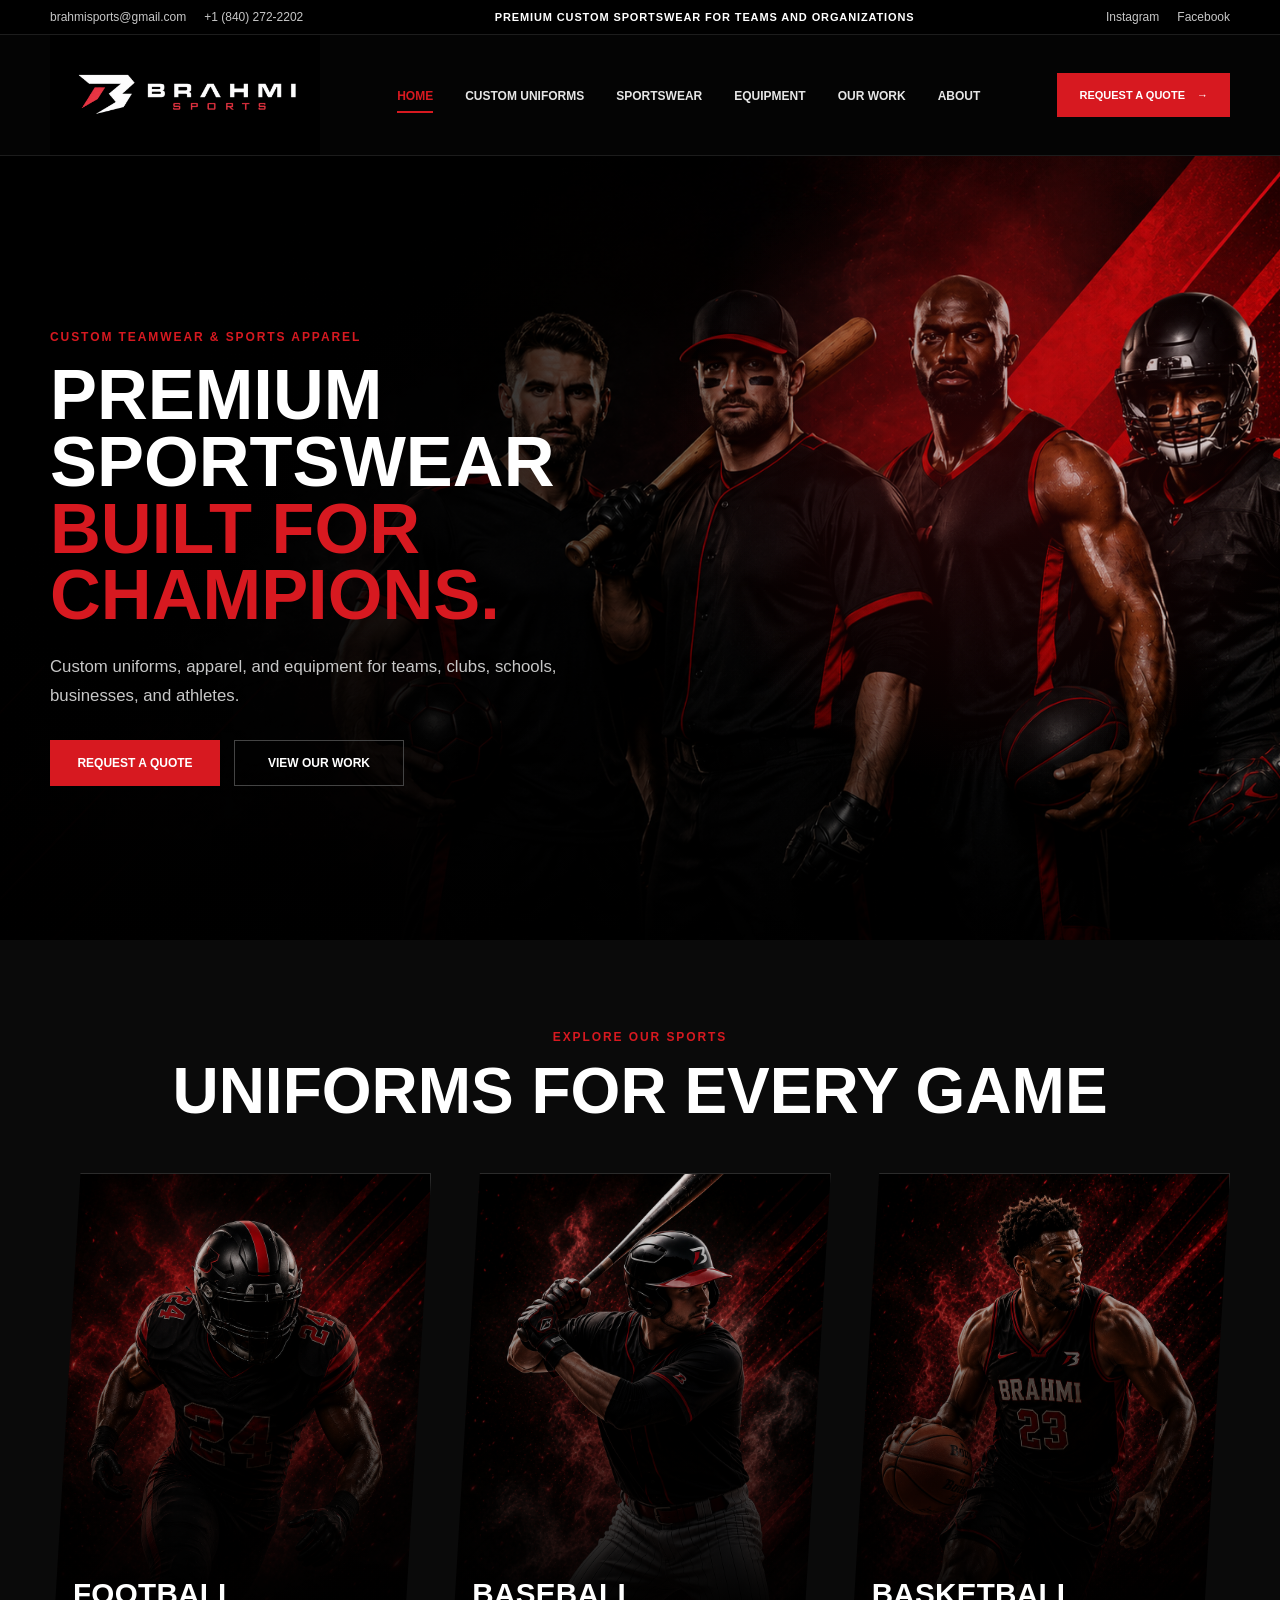
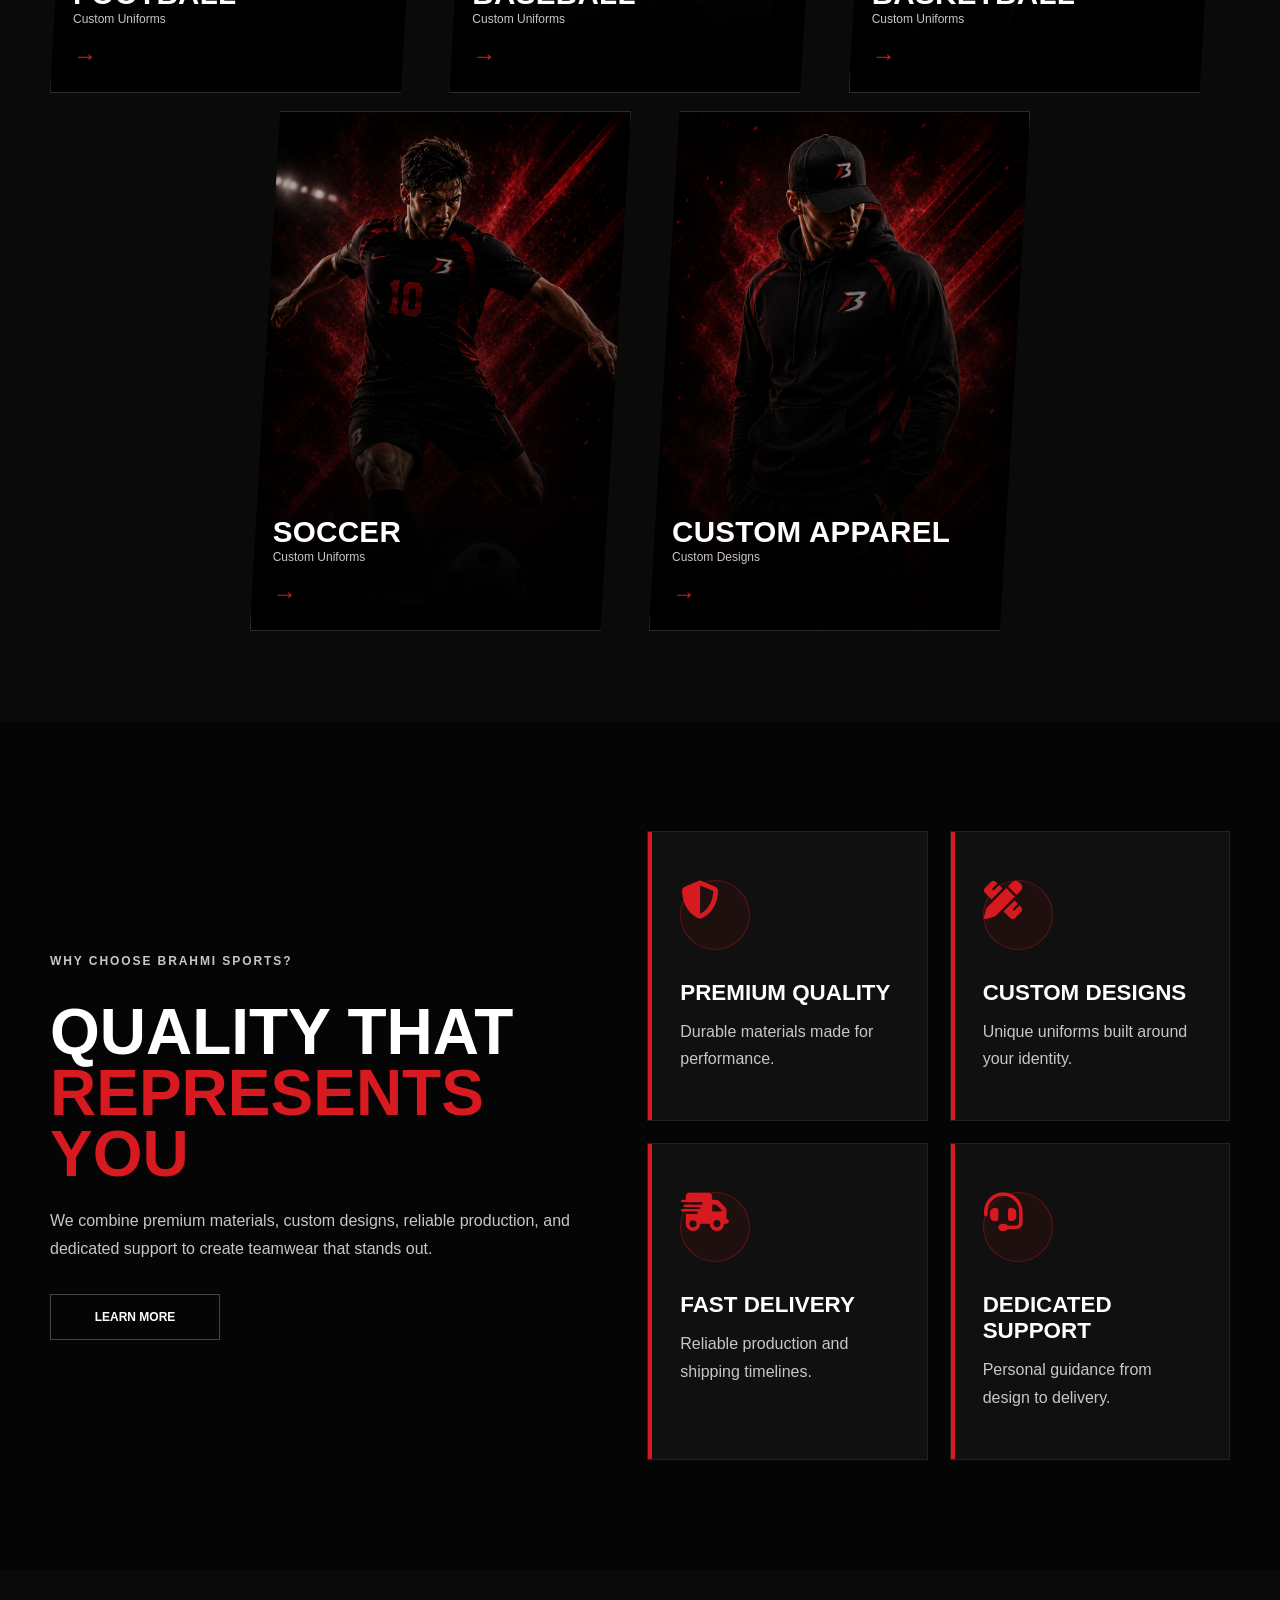
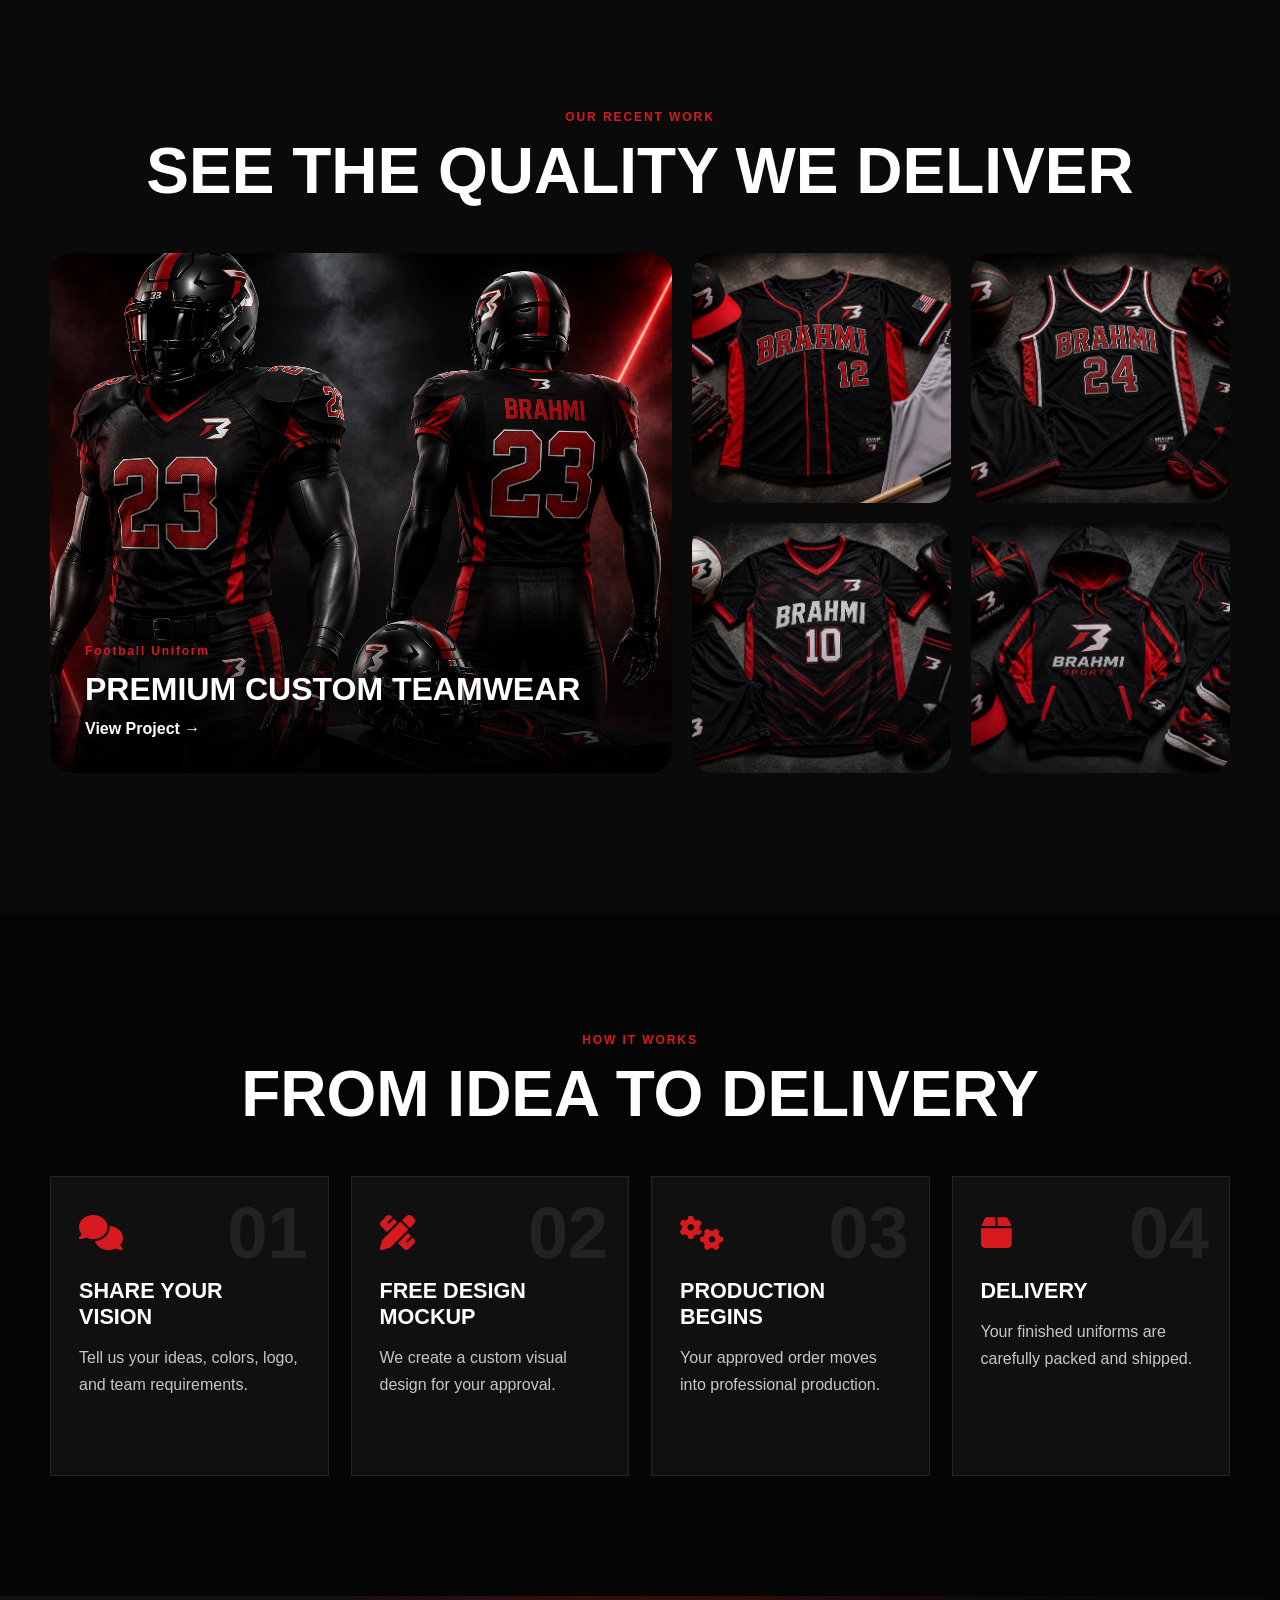
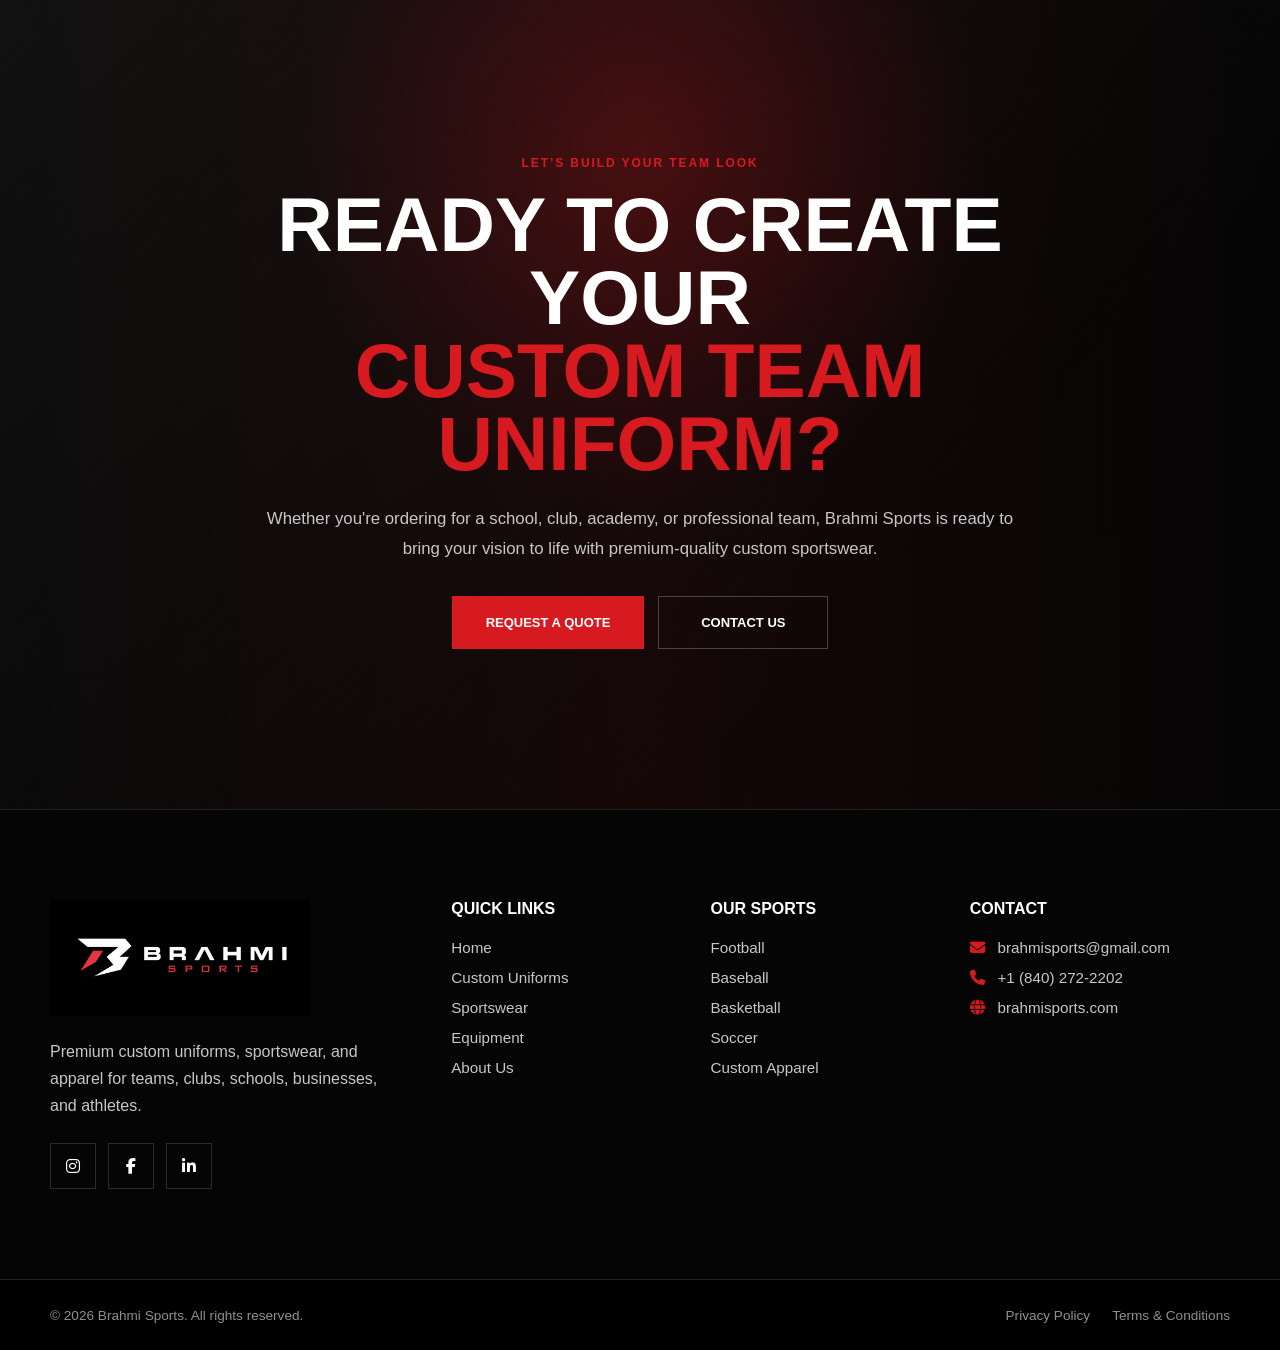
<file: index.html>
<!DOCTYPE html>
<html lang="en">
  <head>
    <meta charset="UTF-8" />

    <meta name="viewport" content="width=device-width, initial-scale=1.0" />

    <meta
      name="description"
      content="Brahmi Sports provides premium custom sports uniforms and teamwear."
    />

    <title>Brahmi Sports | Custom Teamwear</title>

    <link rel="stylesheet" href="css/style.css" />
    <link
  rel="stylesheet"
  href="https://cdnjs.cloudflare.com/ajax/libs/font-awesome/6.5.2/css/all.min.css"
/>
<link
  rel="stylesheet"
  href="https://unpkg.com/aos@2.3.1/dist/aos.css"
/>
  </head>

  <body id="top">
    <header class="site-header">
      <div class="top-bar">
        <div class="container top-bar-content">
          <div class="top-contact">
            <a href="mailto:brahmisports@gmail.com">
              brahmisports@gmail.com
            </a>

            <a href="tel:+18402722202">+1 (840) 272-2202</a>
          </div>

          <p class="top-message">
            Premium custom sportswear for teams and organizations
          </p>

          <div class="top-socials">
            <a href="https://www.instagram.com/brahmisports/" target="_blank" rel="noopener noreferrer">Instagram</a>
            <a href="https://www.facebook.com/brahmi.sport" target="_blank" rel="noopener noreferrer">Facebook</a>
          </div>
        </div>
      </div>

      <nav class="navbar">
        <div class="container navbar-content">
          <a href="#top" class="logo">
  <img
    src="images/logo/logo.png"
    alt="Brahmi Sports logo"
    class="logo-image"
  />
</a>

          <ul class="nav-links">
            <li><a href="#top" class="active">Home</a></li>
            <li><a href="#sports">Custom Uniforms</a></li>
            <li><a href="#sports">Sportswear</a></li>
            <li><a href="#contact">Equipment</a></li>
            <li><a href="#portfolio">Our Work</a></li>
            <li><a href="#about">About</a></li>
          </ul>
          <button class="menu-toggle" aria-label="Open navigation">
    <i class="fa-solid fa-bars"></i>
</button>

          <a href="mailto:brahmisports@gmail.com?subject=Request%20a%20Quote" class="quote-button">
            Request a Quote
            <span>→</span>
          </a>
        </div>
      </nav>
    </header>

    <main>
      <section class="hero">
  <div class="container hero-content">
    <div class="hero-copy" data-aos="fade-right">
      <p class="hero-label">CUSTOM TEAMWEAR & SPORTS APPAREL</p>

      <h1>
        Premium sportswear
        <span>built for champions.</span>
      </h1>

      <p class="hero-description">
        Custom uniforms, apparel, and equipment for teams, clubs,
        schools, businesses, and athletes.
      </p>

      <div class="hero-buttons">
        <a href="mailto:brahmisports@gmail.com?subject=Request%20a%20Quote" class="primary-button">Request a Quote</a>
        <a href="#portfolio" class="secondary-button">View Our Work</a>
      </div>
    </div>
  </div>
</section>
      <section class="sports-section" id="sports">
  <div class="container">

    <div class="section-heading" data-aos="fade-up">
      <p>EXPLORE OUR SPORTS</p>
      <h2>UNIFORMS FOR EVERY GAME</h2>
    </div>

    <div class="sports-grid">

      <article
        class="sport-card football-card"
        data-aos="fade-up"
        data-aos-delay="0"
      >
        <div class="sport-card-content">
          <h3>Football</h3>
          <p>Custom Uniforms</p>
          <a href="mailto:brahmisports@gmail.com?subject=Football%20Uniform%20Inquiry">→</a>
        </div>
      </article>

      <article
        class="sport-card baseball-card"
        data-aos="fade-up"
        data-aos-delay="100"
      >
        <div class="sport-card-content">
          <h3>Baseball</h3>
          <p>Custom Uniforms</p>
          <a href="mailto:brahmisports@gmail.com?subject=Baseball%20Uniform%20Inquiry">→</a>
        </div>
      </article>

      <article
        class="sport-card basketball-card"
        data-aos="fade-up"
        data-aos-delay="200"
      >
        <div class="sport-card-content">
          <h3>Basketball</h3>
          <p>Custom Uniforms</p>
          <a href="mailto:brahmisports@gmail.com?subject=Basketball%20Uniform%20Inquiry">→</a>
        </div>
      </article>

      <article
        class="sport-card soccer-card"
        data-aos="fade-up"
        data-aos-delay="300"
      >
        <div class="sport-card-content">
          <h3>Soccer</h3>
          <p>Custom Uniforms</p>
          <a href="mailto:brahmisports@gmail.com?subject=Soccer%20Uniform%20Inquiry">→</a>
        </div>
      </article>

      <article
        class="sport-card apparel-card"
        data-aos="fade-up"
        data-aos-delay="400"
      >
        <div class="sport-card-content">
          <h3>Custom Apparel</h3>
          <p>Custom Designs</p>
          <a href="mailto:brahmisports@gmail.com?subject=Custom%20Apparel%20Inquiry">→</a>
        </div>
      </article>

    </div>
  </div>
</section>
<section class="why-section" id="about">
  <div class="container why-layout">

    <div class="why-intro" data-aos="fade-right">
      <p class="why-label">WHY CHOOSE BRAHMI SPORTS?</p>

      <h2>
        Quality that
        <span>represents you</span>
      </h2>

      <p>
        We combine premium materials, custom designs, reliable production,
        and dedicated support to create teamwear that stands out.
      </p>

      <a href="#about" class="secondary-button">Learn More</a>
    </div>

    <div class="why-grid">

      <article class="why-card">
        <i class="fa-solid fa-shield-halved why-icon"></i>
        <h3>Premium Quality</h3>
        <p>Durable materials made for performance.</p>
      </article>

      <article class="why-card">
        <i class="fa-solid fa-pen-ruler why-icon"></i>
        <h3>Custom Designs</h3>
        <p>Unique uniforms built around your identity.</p>
      </article>

      <article class="why-card">
        <i class="fa-solid fa-truck-fast why-icon"></i>
        <h3>Fast Delivery</h3>
        <p>Reliable production and shipping timelines.</p>
      </article>

      <article class="why-card">
        <i class="fa-solid fa-headset why-icon"></i>
        <h3>Dedicated Support</h3>
        <p>Personal guidance from design to delivery.</p>
      </article>

    </div>

  </div>
</section>
<section class="portfolio-section" id="portfolio">
  <div class="container">

    <div class="section-heading" data-aos="fade-up">
      <p>OUR RECENT WORK</p>
      <h2>SEE THE QUALITY WE DELIVER</h2>
    </div>

    <div class="portfolio-grid" data-aos="fade-up" data-aos-delay="150">

      <div class="portfolio-feature">
        <img src="images/work/work1.png" alt="Football Uniform">

        <div class="portfolio-overlay">
          <span>Football Uniform</span>

          <h3>Premium Custom Teamwear</h3>

          <a href="#contact">View Project →</a>
        </div>
      </div>

      <div class="portfolio-small">
        <img src="images/work/work2.png" alt="Baseball Jersey">
      </div>

      <div class="portfolio-small">
        <img src="images/work/work3.png" alt="Basketball Jersey">
      </div>

      <div class="portfolio-small">
        <img src="images/work/work4.png" alt="Custom Jersey">
      </div>

      <div class="portfolio-small">
        <img src="images/work/work5.png" alt="Sports Apparel">
      </div>

    </div>

  </div>
</section>
<section class="process-section" id="process">
  <div class="container">

    <div class="section-heading" data-aos="fade-up">
      <p>HOW IT WORKS</p>
      <h2>FROM IDEA TO DELIVERY</h2>
    </div>

    <div class="process-grid" data-aos="fade-up" data-aos-delay="150">

      <article class="process-card">
        <span class="process-number">01</span>
        <i class="fa-solid fa-comments process-icon"></i>

        <h3>Share Your Vision</h3>

        <p>
          Tell us your ideas, colors, logo, and team requirements.
        </p>
      </article>

      <article class="process-card">
        <span class="process-number">02</span>
        <i class="fa-solid fa-pen-ruler process-icon"></i>

        <h3>Free Design Mockup</h3>

        <p>
          We create a custom visual design for your approval.
        </p>
      </article>

      <article class="process-card">
        <span class="process-number">03</span>
        <i class="fa-solid fa-gears process-icon"></i>

        <h3>Production Begins</h3>

        <p>
          Your approved order moves into professional production.
        </p>
      </article>

      <article class="process-card">
        <span class="process-number">04</span>
        <i class="fa-solid fa-box process-icon"></i>

        <h3>Delivery</h3>

        <p>
          Your finished uniforms are carefully packed and shipped.
        </p>
      </article>

    </div>

  </div>
</section>
<section class="cta-section" id="quote">
  <div class="container">

    <div class="cta-content" data-aos="zoom-in">

      <p class="cta-label">LET’S BUILD YOUR TEAM LOOK</p>

      <h2>
        Ready To Create Your
        <span>Custom Team Uniform?</span>
      </h2>

      <p class="cta-text">
        Whether you're ordering for a school, club, academy, or professional
        team, Brahmi Sports is ready to bring your vision to life with
        premium-quality custom sportswear.
      </p>

      <div class="cta-buttons">
        <a href="mailto:brahmisports@gmail.com?subject=Request%20a%20Quote" class="primary-button">
          Request a Quote
        </a>

        <a href="#contact" class="secondary-button">
          Contact Us
        </a>
      </div>

    </div>

  </div>
</section>
    </main>
    <footer class="site-footer" id="contact">
  <div class="container footer-grid">

    <div class="footer-brand" data-aos="fade-up">
      <img
        src="images/logo/logo.png"
        alt="Brahmi Sports logo"
        class="footer-logo"
      />

      <p>
        Premium custom uniforms, sportswear, and apparel for teams,
        clubs, schools, businesses, and athletes.
      </p>

      <div class="footer-socials">
        <a href="https://www.instagram.com/brahmisports/" target="_blank" rel="noopener noreferrer" aria-label="Instagram">
          <i class="fa-brands fa-instagram"></i>
        </a>

        <a href="https://www.facebook.com/brahmi.sport" target="_blank" rel="noopener noreferrer" aria-label="Facebook">
          <i class="fa-brands fa-facebook-f"></i>
        </a>

        <a href="https://www.linkedin.com/in/brahmi-sports-86a970366/" target="_blank" rel="noopener noreferrer" aria-label="LinkedIn">
          <i class="fa-brands fa-linkedin-in"></i>
        </a>
      </div>
    </div>

    <div class="footer-column" data-aos="fade-up" data-aos-delay="100">
      <h3>Quick Links</h3>
      <a href="#top">Home</a>
      <a href="#sports">Custom Uniforms</a>
      <a href="#sports">Sportswear</a>
      <a href="#contact">Equipment</a>
      <a href="#about">About Us</a>
    </div>

    <div class="footer-column" data-aos="fade-up" data-aos-delay="200">
      <h3>Our Sports</h3>
      <a href="mailto:brahmisports@gmail.com?subject=Football%20Uniform%20Inquiry">Football</a>
      <a href="mailto:brahmisports@gmail.com?subject=Baseball%20Uniform%20Inquiry">Baseball</a>
      <a href="mailto:brahmisports@gmail.com?subject=Basketball%20Uniform%20Inquiry">Basketball</a>
      <a href="mailto:brahmisports@gmail.com?subject=Soccer%20Uniform%20Inquiry">Soccer</a>
      <a href="mailto:brahmisports@gmail.com?subject=Custom%20Apparel%20Inquiry">Custom Apparel</a>
    </div>

    <div class="footer-column footer-contact" data-aos="fade-up" data-aos-delay="300">
      <h3>Contact</h3>

      <a href="mailto:brahmisports@gmail.com">
        <i class="fa-solid fa-envelope"></i>
        brahmisports@gmail.com
      </a>

      <a href="tel:+18402722202">
        <i class="fa-solid fa-phone"></i>
        +1 (840) 272-2202
      </a>

    <a href="https://brahmisports.com" target="_blank" rel="noopener noreferrer">
        <i class="fa-solid fa-globe"></i>
        brahmisports.com
      </a>
    </div>

  </div>

  <div class="footer-bottom" data-aos="fade-up" data-aos-delay="400">
    <div class="container footer-bottom-content">
      <p>© 2026 Brahmi Sports. All rights reserved.</p>

      <div>
        <a href="#">Privacy Policy</a>
        <a href="#">Terms & Conditions</a>
      </div>
    </div>
  </div>
</footer>

    <script src="https://unpkg.com/aos@2.3.1/dist/aos.js"></script>

<script>
  AOS.init({
    duration: 900,
    once: true,
    easing: "ease-out",
    offset: 100,
  });
</script>

<script src="js/script.js"></script>
</body>
</html>
</file>
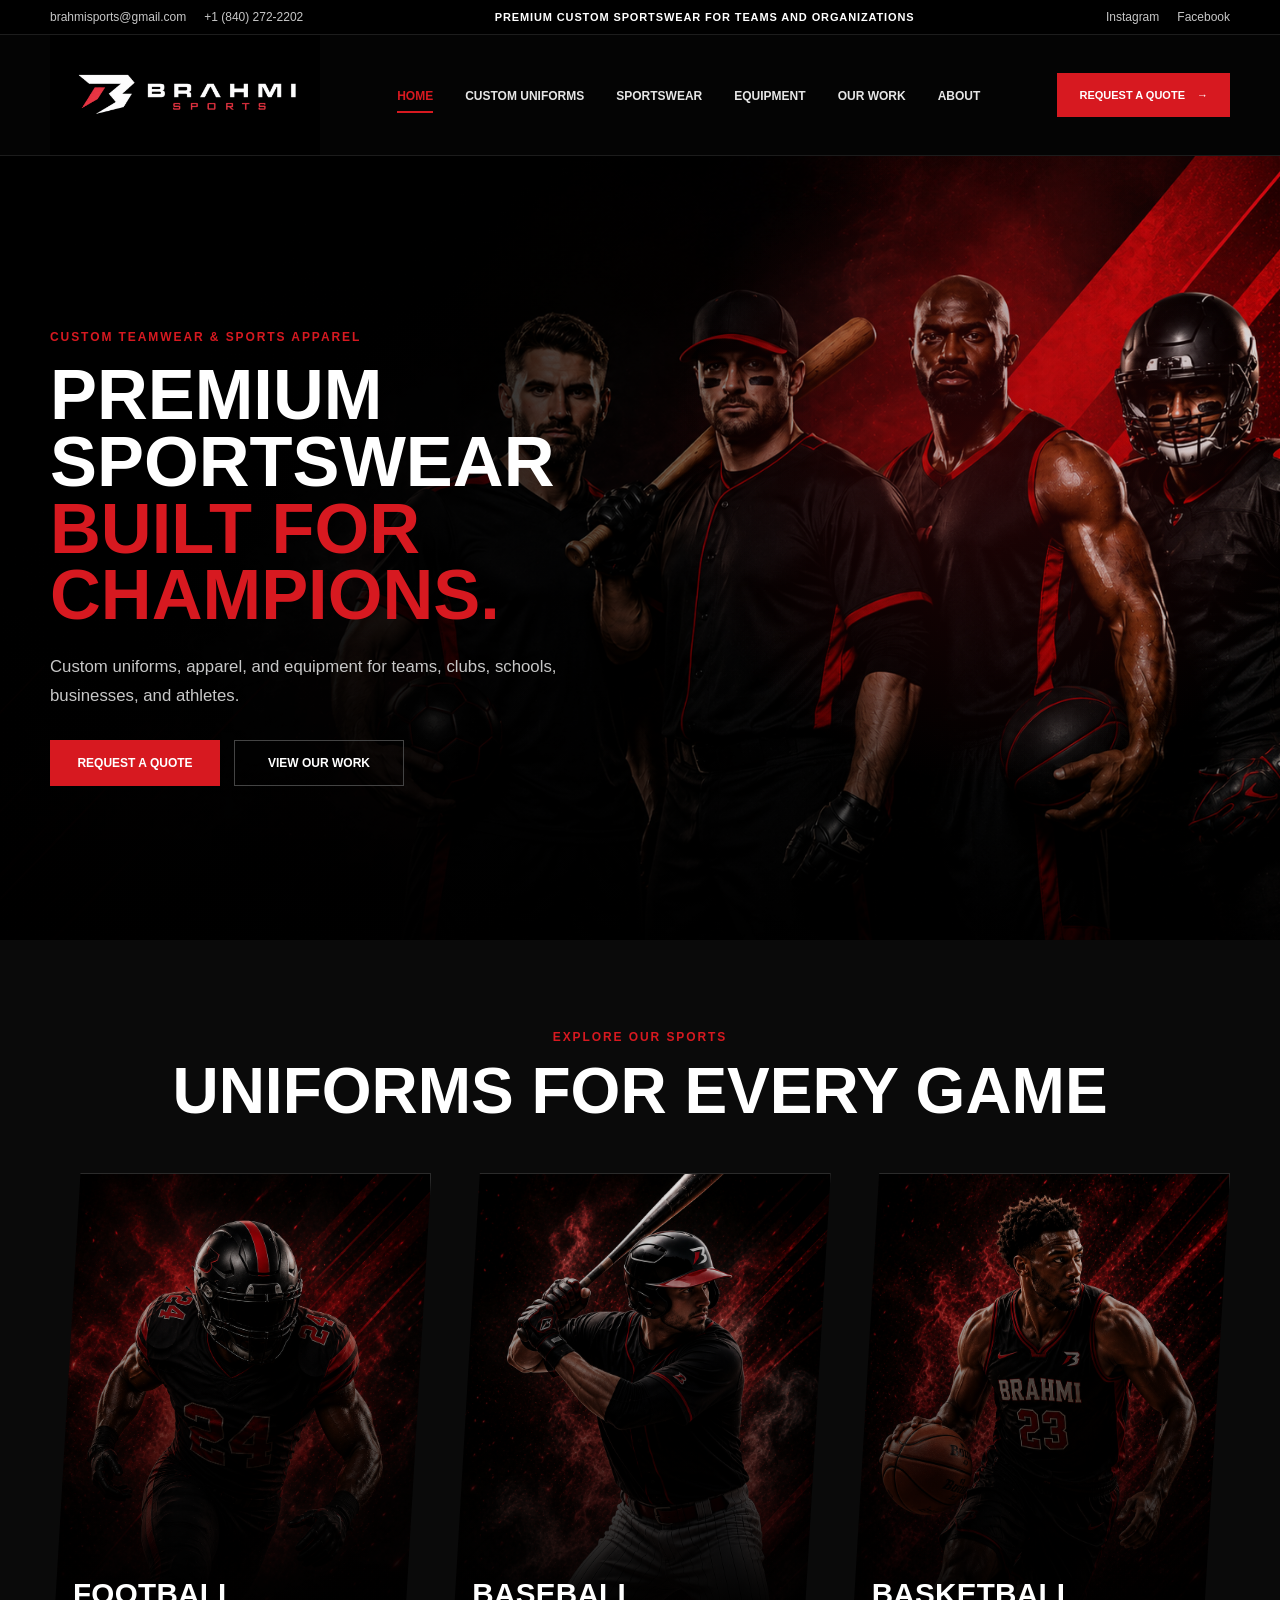
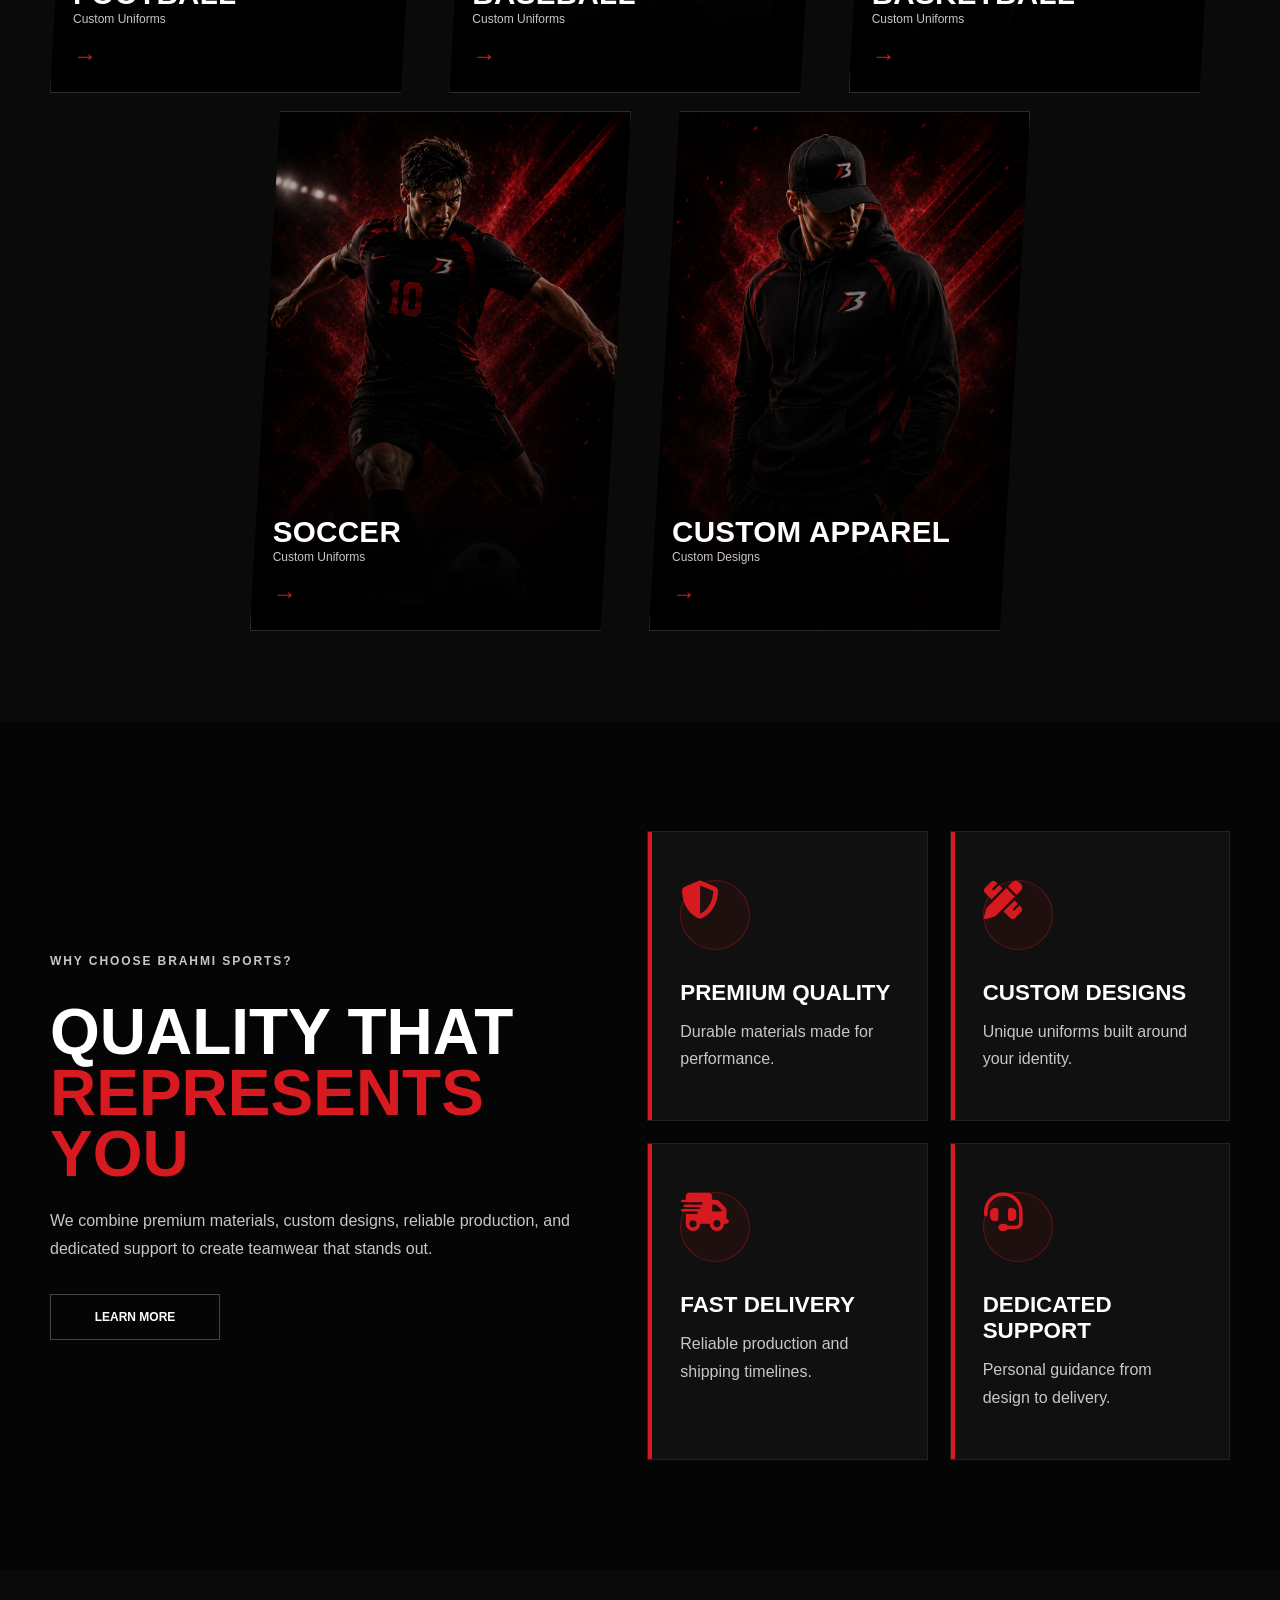
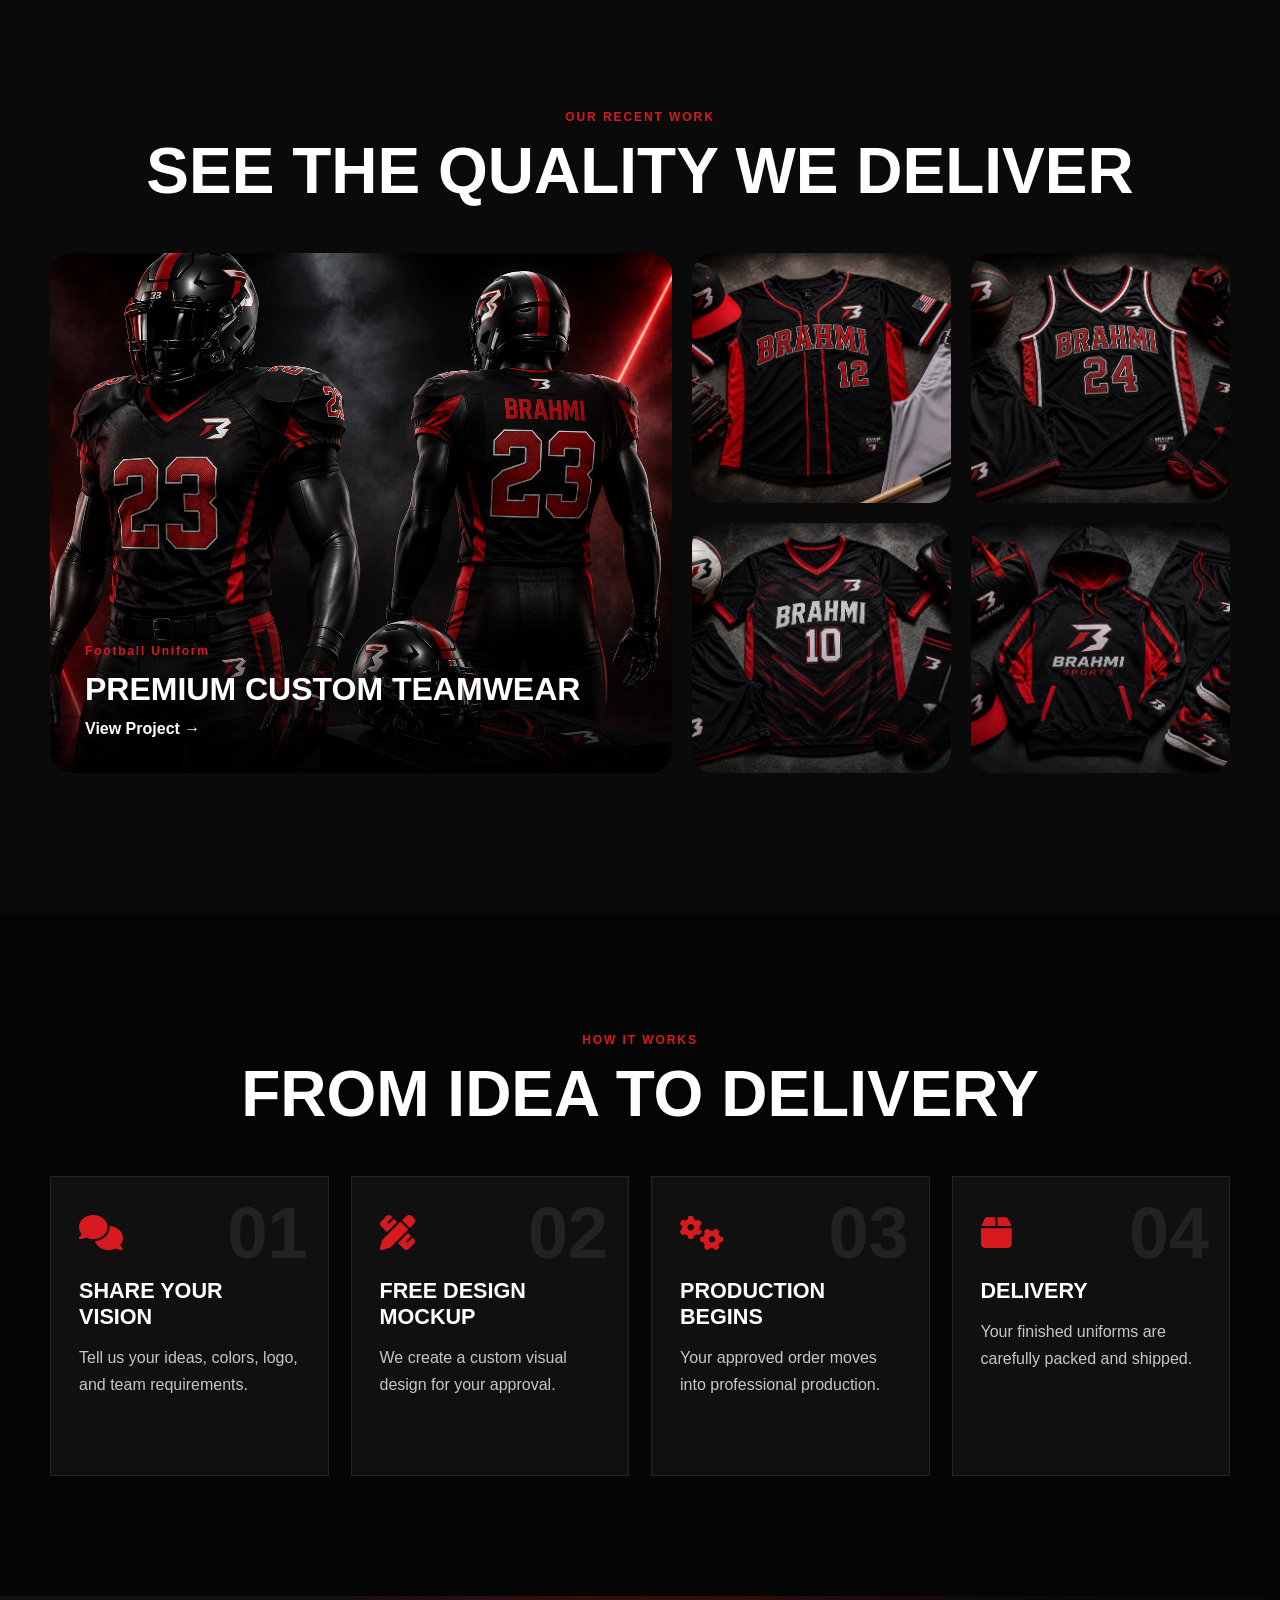
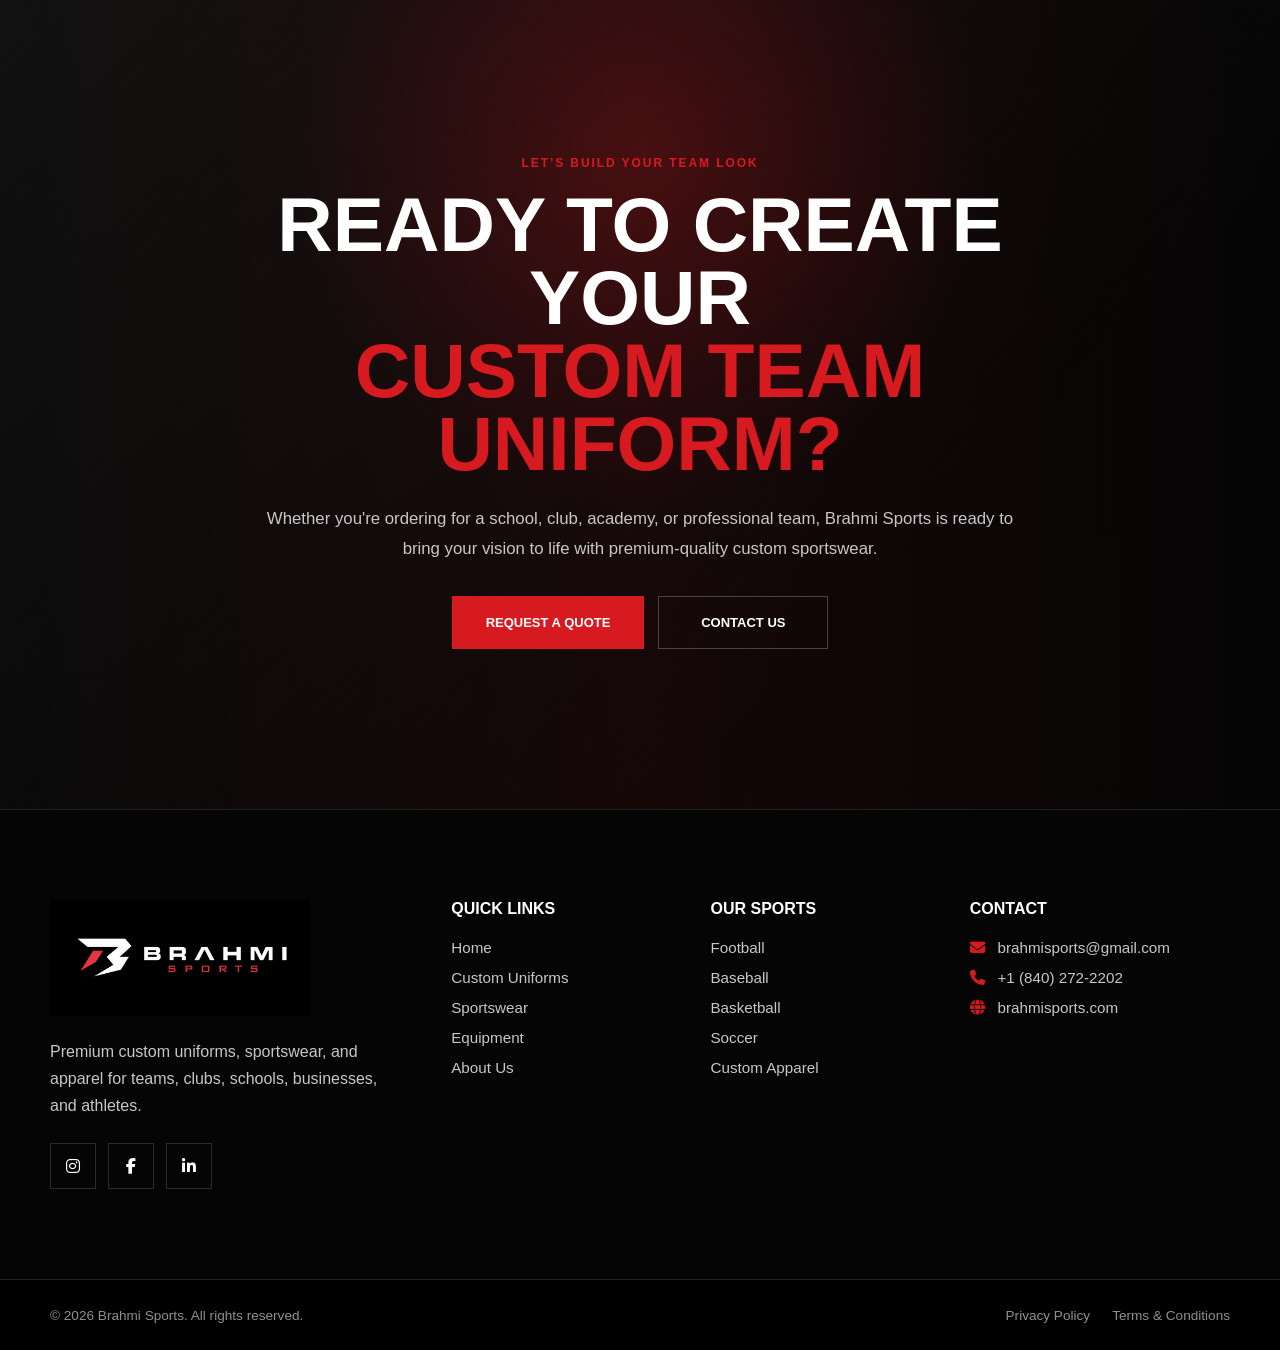
<file: index.html.html>
<!DOCTYPE html>
<html lang="en">
  <head>
    <meta charset="UTF-8" />

    <meta name="viewport" content="width=device-width, initial-scale=1.0" />

    <meta
      name="description"
      content="Brahmi Sports provides premium custom sports uniforms and teamwear."
    />

    <title>Brahmi Sports | Custom Teamwear</title>

    <link rel="stylesheet" href="css/style.css" />
    <link
  rel="stylesheet"
  href="https://cdnjs.cloudflare.com/ajax/libs/font-awesome/6.5.2/css/all.min.css"
/>
<link
  rel="stylesheet"
  href="https://unpkg.com/aos@2.3.1/dist/aos.css"
/>
  </head>

  <body id="top">
    <header class="site-header">
      <div class="top-bar">
        <div class="container top-bar-content">
          <div class="top-contact">
            <a href="mailto:brahmisports@gmail.com">
              brahmisports@gmail.com
            </a>

            <a href="tel:+18402722202">+1 (840) 272-2202</a>
          </div>

          <p class="top-message">
            Premium custom sportswear for teams and organizations
          </p>

          <div class="top-socials">
            <a href="https://www.instagram.com/brahmisports/" target="_blank" rel="noopener noreferrer">Instagram</a>
            <a href="https://www.facebook.com/brahmi.sport" target="_blank" rel="noopener noreferrer">Facebook</a>
          </div>
        </div>
      </div>

      <nav class="navbar">
        <div class="container navbar-content">
          <a href="#top" class="logo">
  <img
    src="images/logo/logo.png"
    alt="Brahmi Sports logo"
    class="logo-image"
  />
</a>

          <ul class="nav-links">
            <li><a href="#top" class="active">Home</a></li>
            <li><a href="#sports">Custom Uniforms</a></li>
            <li><a href="#sports">Sportswear</a></li>
            <li><a href="#contact">Equipment</a></li>
            <li><a href="#portfolio">Our Work</a></li>
            <li><a href="#about">About</a></li>
          </ul>
          <button class="menu-toggle" aria-label="Open navigation">
    <i class="fa-solid fa-bars"></i>
</button>

          <a href="mailto:brahmisports@gmail.com?subject=Request%20a%20Quote" class="quote-button">
            Request a Quote
            <span>→</span>
          </a>
        </div>
      </nav>
    </header>

    <main>
      <section class="hero">
  <div class="container hero-content">
    <div class="hero-copy" data-aos="fade-right">
      <p class="hero-label">CUSTOM TEAMWEAR & SPORTS APPAREL</p>

      <h1>
        Premium sportswear
        <span>built for champions.</span>
      </h1>

      <p class="hero-description">
        Custom uniforms, apparel, and equipment for teams, clubs,
        schools, businesses, and athletes.
      </p>

      <div class="hero-buttons">
        <a href="mailto:brahmisports@gmail.com?subject=Request%20a%20Quote" class="primary-button">Request a Quote</a>
        <a href="#portfolio" class="secondary-button">View Our Work</a>
      </div>
    </div>
  </div>
</section>
      <section class="sports-section" id="sports">
  <div class="container">

    <div class="section-heading" data-aos="fade-up">
      <p>EXPLORE OUR SPORTS</p>
      <h2>UNIFORMS FOR EVERY GAME</h2>
    </div>

    <div class="sports-grid">

      <article
        class="sport-card football-card"
        data-aos="fade-up"
        data-aos-delay="0"
      >
        <div class="sport-card-content">
          <h3>Football</h3>
          <p>Custom Uniforms</p>
          <a href="mailto:brahmisports@gmail.com?subject=Football%20Uniform%20Inquiry">→</a>
        </div>
      </article>

      <article
        class="sport-card baseball-card"
        data-aos="fade-up"
        data-aos-delay="100"
      >
        <div class="sport-card-content">
          <h3>Baseball</h3>
          <p>Custom Uniforms</p>
          <a href="mailto:brahmisports@gmail.com?subject=Baseball%20Uniform%20Inquiry">→</a>
        </div>
      </article>

      <article
        class="sport-card basketball-card"
        data-aos="fade-up"
        data-aos-delay="200"
      >
        <div class="sport-card-content">
          <h3>Basketball</h3>
          <p>Custom Uniforms</p>
          <a href="mailto:brahmisports@gmail.com?subject=Basketball%20Uniform%20Inquiry">→</a>
        </div>
      </article>

      <article
        class="sport-card soccer-card"
        data-aos="fade-up"
        data-aos-delay="300"
      >
        <div class="sport-card-content">
          <h3>Soccer</h3>
          <p>Custom Uniforms</p>
          <a href="mailto:brahmisports@gmail.com?subject=Soccer%20Uniform%20Inquiry">→</a>
        </div>
      </article>

      <article
        class="sport-card apparel-card"
        data-aos="fade-up"
        data-aos-delay="400"
      >
        <div class="sport-card-content">
          <h3>Custom Apparel</h3>
          <p>Custom Designs</p>
          <a href="mailto:brahmisports@gmail.com?subject=Custom%20Apparel%20Inquiry">→</a>
        </div>
      </article>

    </div>
  </div>
</section>
<section class="why-section" id="about">
  <div class="container why-layout">

    <div class="why-intro" data-aos="fade-right">
      <p class="why-label">WHY CHOOSE BRAHMI SPORTS?</p>

      <h2>
        Quality that
        <span>represents you</span>
      </h2>

      <p>
        We combine premium materials, custom designs, reliable production,
        and dedicated support to create teamwear that stands out.
      </p>

      <a href="#about" class="secondary-button">Learn More</a>
    </div>

    <div class="why-grid">

      <article class="why-card">
        <i class="fa-solid fa-shield-halved why-icon"></i>
        <h3>Premium Quality</h3>
        <p>Durable materials made for performance.</p>
      </article>

      <article class="why-card">
        <i class="fa-solid fa-pen-ruler why-icon"></i>
        <h3>Custom Designs</h3>
        <p>Unique uniforms built around your identity.</p>
      </article>

      <article class="why-card">
        <i class="fa-solid fa-truck-fast why-icon"></i>
        <h3>Fast Delivery</h3>
        <p>Reliable production and shipping timelines.</p>
      </article>

      <article class="why-card">
        <i class="fa-solid fa-headset why-icon"></i>
        <h3>Dedicated Support</h3>
        <p>Personal guidance from design to delivery.</p>
      </article>

    </div>

  </div>
</section>
<section class="portfolio-section" id="portfolio">
  <div class="container">

    <div class="section-heading" data-aos="fade-up">
      <p>OUR RECENT WORK</p>
      <h2>SEE THE QUALITY WE DELIVER</h2>
    </div>

    <div class="portfolio-grid" data-aos="fade-up" data-aos-delay="150">

      <div class="portfolio-feature">
        <img src="images/work/work1.png" alt="Football Uniform">

        <div class="portfolio-overlay">
          <span>Football Uniform</span>

          <h3>Premium Custom Teamwear</h3>

          <a href="#contact">View Project →</a>
        </div>
      </div>

      <div class="portfolio-small">
        <img src="images/work/work2.png" alt="Baseball Jersey">
      </div>

      <div class="portfolio-small">
        <img src="images/work/work3.png" alt="Basketball Jersey">
      </div>

      <div class="portfolio-small">
        <img src="images/work/work4.png" alt="Custom Jersey">
      </div>

      <div class="portfolio-small">
        <img src="images/work/work5.png" alt="Sports Apparel">
      </div>

    </div>

  </div>
</section>
<section class="process-section" id="process">
  <div class="container">

    <div class="section-heading" data-aos="fade-up">
      <p>HOW IT WORKS</p>
      <h2>FROM IDEA TO DELIVERY</h2>
    </div>

    <div class="process-grid" data-aos="fade-up" data-aos-delay="150">

      <article class="process-card">
        <span class="process-number">01</span>
        <i class="fa-solid fa-comments process-icon"></i>

        <h3>Share Your Vision</h3>

        <p>
          Tell us your ideas, colors, logo, and team requirements.
        </p>
      </article>

      <article class="process-card">
        <span class="process-number">02</span>
        <i class="fa-solid fa-pen-ruler process-icon"></i>

        <h3>Free Design Mockup</h3>

        <p>
          We create a custom visual design for your approval.
        </p>
      </article>

      <article class="process-card">
        <span class="process-number">03</span>
        <i class="fa-solid fa-gears process-icon"></i>

        <h3>Production Begins</h3>

        <p>
          Your approved order moves into professional production.
        </p>
      </article>

      <article class="process-card">
        <span class="process-number">04</span>
        <i class="fa-solid fa-box process-icon"></i>

        <h3>Delivery</h3>

        <p>
          Your finished uniforms are carefully packed and shipped.
        </p>
      </article>

    </div>

  </div>
</section>
<section class="cta-section" id="quote">
  <div class="container">

    <div class="cta-content" data-aos="zoom-in">

      <p class="cta-label">LET’S BUILD YOUR TEAM LOOK</p>

      <h2>
        Ready To Create Your
        <span>Custom Team Uniform?</span>
      </h2>

      <p class="cta-text">
        Whether you're ordering for a school, club, academy, or professional
        team, Brahmi Sports is ready to bring your vision to life with
        premium-quality custom sportswear.
      </p>

      <div class="cta-buttons">
        <a href="mailto:brahmisports@gmail.com?subject=Request%20a%20Quote" class="primary-button">
          Request a Quote
        </a>

        <a href="#contact" class="secondary-button">
          Contact Us
        </a>
      </div>

    </div>

  </div>
</section>
    </main>
    <footer class="site-footer" id="contact">
  <div class="container footer-grid">

    <div class="footer-brand" data-aos="fade-up">
      <img
        src="images/logo/logo.png"
        alt="Brahmi Sports logo"
        class="footer-logo"
      />

      <p>
        Premium custom uniforms, sportswear, and apparel for teams,
        clubs, schools, businesses, and athletes.
      </p>

      <div class="footer-socials">
        <a href="https://www.instagram.com/brahmisports/" target="_blank" rel="noopener noreferrer" aria-label="Instagram">
          <i class="fa-brands fa-instagram"></i>
        </a>

        <a href="https://www.facebook.com/brahmi.sport" target="_blank" rel="noopener noreferrer" aria-label="Facebook">
          <i class="fa-brands fa-facebook-f"></i>
        </a>

        <a href="https://www.linkedin.com/in/brahmi-sports-86a970366/" target="_blank" rel="noopener noreferrer" aria-label="LinkedIn">
          <i class="fa-brands fa-linkedin-in"></i>
        </a>
      </div>
    </div>

    <div class="footer-column" data-aos="fade-up" data-aos-delay="100">
      <h3>Quick Links</h3>
      <a href="#top">Home</a>
      <a href="#sports">Custom Uniforms</a>
      <a href="#sports">Sportswear</a>
      <a href="#contact">Equipment</a>
      <a href="#about">About Us</a>
    </div>

    <div class="footer-column" data-aos="fade-up" data-aos-delay="200">
      <h3>Our Sports</h3>
      <a href="mailto:brahmisports@gmail.com?subject=Football%20Uniform%20Inquiry">Football</a>
      <a href="mailto:brahmisports@gmail.com?subject=Baseball%20Uniform%20Inquiry">Baseball</a>
      <a href="mailto:brahmisports@gmail.com?subject=Basketball%20Uniform%20Inquiry">Basketball</a>
      <a href="mailto:brahmisports@gmail.com?subject=Soccer%20Uniform%20Inquiry">Soccer</a>
      <a href="mailto:brahmisports@gmail.com?subject=Custom%20Apparel%20Inquiry">Custom Apparel</a>
    </div>

    <div class="footer-column footer-contact" data-aos="fade-up" data-aos-delay="300">
      <h3>Contact</h3>

      <a href="mailto:brahmisports@gmail.com">
        <i class="fa-solid fa-envelope"></i>
        brahmisports@gmail.com
      </a>

      <a href="tel:+18402722202">
        <i class="fa-solid fa-phone"></i>
        +1 (840) 272-2202
      </a>

    <a href="https://brahmisports.com" target="_blank" rel="noopener noreferrer">
        <i class="fa-solid fa-globe"></i>
        brahmisports.com
      </a>
    </div>

  </div>

  <div class="footer-bottom" data-aos="fade-up" data-aos-delay="400">
    <div class="container footer-bottom-content">
      <p>© 2026 Brahmi Sports. All rights reserved.</p>

      <div>
        <a href="#">Privacy Policy</a>
        <a href="#">Terms & Conditions</a>
      </div>
    </div>
  </div>
</footer>

    <script src="https://unpkg.com/aos@2.3.1/dist/aos.js"></script>

<script>
  AOS.init({
    duration: 900,
    once: true,
    easing: "ease-out",
    offset: 100,
  });
</script>

<script src="js/script.js"></script>
</body>
</html>
</file>
<file: css/style.css>
* {
  margin: 0;
  padding: 0;
  box-sizing: border-box;
}

:root {
  --black: #050505;
  --dark-gray: #0d0d0d;
  --gray: #171717;
  --red: #d71920;
  --red-dark: #a80f15;
  --white: #ffffff;
  --light-gray: #c7c7c7;
}
  
html {
  scroll-behavior: smooth;
}

body {
  font-family: Arial, Helvetica, sans-serif;
  background-color: var(--black);
  color: var(--white);
}

a {
  color: inherit;
  text-decoration: none;
}

ul {
  list-style: none;
}

.container {
  width: min(1180px, calc(100% - 40px));
  margin: 0 auto;
}

/* Top bar */

.top-bar {
  background-color: #000000;
  border-bottom: 1px solid #1d1d1d;
  font-size: 12px;
}

.top-bar-content {
  min-height: 34px;
  display: flex;
  align-items: center;
  justify-content: space-between;
  gap: 20px;
}

.top-contact,
.top-socials {
  display: flex;
  gap: 18px;
}

.top-contact a,
.top-socials a {
  color: var(--light-gray);
}

.top-message {
  font-size: 11px;
  font-weight: 700;
  letter-spacing: 0.08em;
  text-transform: uppercase;
}

/* Navigation */

.navbar {
  position: sticky;
  top: 0;
  z-index: 20;
  background-color: rgba(5, 5, 5, 0.96);
  border-bottom: 1px solid #1c1c1c;
}

.navbar-content {
  min-height: 82px;
  display: flex;
  align-items: center;
  justify-content: space-between;
  gap: 30px;
}

.logo {
  display: flex;
  align-items: center;
  gap: 10px;
}







.nav-links {
  display: flex;
  align-items: center;
  gap: 32px;
}
.menu-toggle {
    display: none;
    background: transparent;
    border: none;
    color: var(--white);
    font-size: 1.6rem;
    cursor: pointer;
}

.nav-links a {
  position: relative;
  color: #e6e6e6;
  font-size: 12px;
  font-weight: 700;
  text-transform: uppercase;
}

.nav-links a::after {
  content: "";
  position: absolute;
  left: 0;
  bottom: -10px;
  width: 0;
  height: 2px;
  background-color: var(--red);
  transition: width 0.2s ease;
}

.nav-links a:hover,
.nav-links a.active {
  color: var(--red);
}

.nav-links a:hover::after,
.nav-links a.active::after {
  width: 100%;
}

.quote-button {
  display: inline-flex;
  align-items: center;
  gap: 12px;
  background-color: var(--red);
  color: var(--white);
  padding: 16px 22px;
  font-size: 11px;
  font-weight: 800;
  text-transform: uppercase;
  transition: 0.2s ease;
}

.quote-button:hover {
  background-color: var(--red-dark);
  transform: translateY(-2px);
}

/* Hero */

.hero {
  position: relative;
  min-height: calc(100vh - 116px);
  display: flex;
  align-items: center;
  overflow: hidden;
  background-image:
    linear-gradient(
      90deg,
      rgba(0, 0, 0, 0.98) 0%,
      rgba(0, 0, 0, 0.9) 32%,
      rgba(0, 0, 0, 0.42) 62%,
      rgba(0, 0, 0, 0.12) 100%
    ),
    url("../images/hero/hero-banner.png");
  background-size: cover;
  background-position: 68% center;
  background-repeat: no-repeat;
}

.hero::after {
  content: "";
  position: absolute;
  inset: 0;
  background:
    radial-gradient(circle at 78% 38%, rgba(215, 25, 32, 0.16), transparent 30%),
    linear-gradient(to top, rgba(0, 0, 0, 0.72), transparent 42%);
  pointer-events: none;
}

.hero-content {
  position: relative;
  z-index: 2;
  display: block;
  padding: 110px 0 90px;
}

.hero-copy {
  max-width: 560px;
}

.hero-label {
  color: var(--red);
  font-size: 12px;
  font-weight: 800;
  letter-spacing: 0.16em;
  margin-bottom: 18px;
}

.hero h1 {
  max-width: 700px;
  font-size: clamp(3rem, 5.5vw, 5rem);
  line-height: 0.95;
  text-transform: uppercase;
  margin-bottom: 24px;
}

.hero h1 span {
  display: block;
  color: var(--red);
}

.hero-description {
  max-width: 620px;
  color: var(--light-gray);
  font-size: 1.05rem;
  line-height: 1.7;
  margin-bottom: 30px;
}

.hero-buttons {
  display: flex;
  gap: 14px;
  flex-wrap: wrap;
}

.primary-button,
.secondary-button {
  display: inline-flex;
  align-items: center;
  justify-content: center;
  min-width: 170px;
  padding: 15px 22px;
  font-size: 12px;
  font-weight: 800;
  text-transform: uppercase;
}

.primary-button {
  background-color: var(--red);
}

.primary-button:hover {
  background-color: var(--red-dark);
}

.secondary-button {
  border: 1px solid #444444;
  background-color: transparent;
}

.secondary-button:hover {
  border-color: var(--red);
  color: var(--red);
}

.hero-visual {
  display: flex;
  justify-content: center;
}




.logo-image {
  width: 270px;
  height: auto;
  object-fit: contain;
  display: block;
}

.hero-image-wrapper {
  position: relative;
  width: min(500px, 100%);
  min-height: 500px;
  overflow: hidden;
  border-radius: 24px;
  box-shadow: 0 30px 70px rgba(0, 0, 0, 0.5);
}

.hero-image-wrapper::after {
  content: "";
  position: absolute;
  inset: 0;
  background:
    linear-gradient(to top, rgba(0, 0, 0, 0.65), transparent 55%),
    linear-gradient(to left, rgba(215, 25, 32, 0.18), transparent);
  pointer-events: none;
}

.hero-image {
  width: 100%;
  height: 500px;
  object-fit: cover;
  display: block;
  transition: transform 0.5s ease;
}

.hero-image-wrapper:hover .hero-image {
  transform: scale(1.04);
}
/* Sports section */

.sports-section {
  padding: 90px 0;
  background-color: #0a0a0a;
}

.section-heading {
  text-align: center;
  margin-bottom: 45px;
}

.section-heading p {
  color: var(--red);
  font-size: 12px;
  font-weight: 800;
  letter-spacing: 0.16em;
  margin-bottom: 10px;
}

.section-heading h2 {
  font-size: clamp(2.2rem, 5vw, 4rem);
  text-transform: uppercase;
}

.sports-grid {
  display: grid;
  grid-template-columns: repeat(6, 1fr);
  gap: 18px;
}

.sport-card {
  position: relative;
  min-height: 520px;
  overflow: hidden;
  background-size: cover;
  background-repeat: no-repeat;
  border: 1px solid #2b2b2b;
  clip-path: polygon(8% 0, 100% 0, 92% 100%, 0 100%);
  transition: 0.35s ease;
    grid-column: span 2;
}

.sport-card::before {
  content: "";
  position: absolute;
  inset: 0;
  background: linear-gradient(
    to top,
    rgba(0, 0, 0, 0.96) 15%,
    rgba(0, 0, 0, 0.55) 55%,
    rgba(0, 0, 0, 0.08) 100%
  );
}



.football-card{
    background-image:url("../images/sports/football.png");
    background-position:50% 18%;
}

.baseball-card{
    background-image:url("../images/sports/baseball.png");
    background-position:48% 10%;
}

.basketball-card{
    background-image:url("../images/sports/basketball.png");
    background-position:50% 20%;
}

.soccer-card{
    background-image:url("../images/sports/soccer.png");
    background-position:50% 15%;
    
}

.apparel-card{
    background-image:url("../images/sports/apparel.png");
    background-position:50% 12%;
    
}
.soccer-card {
    grid-column: 2 / span 2;
}

.apparel-card {
    grid-column: 4 / span 2;
}




.sport-card-content {
   position:absolute;
    left:22px;
    right:22px;
    bottom:22px;
    z-index:2;
}

.sport-icon {
  font-size: 28px;
}

.sport-card h3 {
 margin-top: 12px;
  font-size: 1.85rem;
  line-height: 0.95;
  font-weight: 800;
  text-transform: uppercase;
  letter-spacing: 0.01em;
}

.sport-card p {
  color: var(--light-gray);
  font-size: 12px;
  margin-top: 4px;
}

.sport-card a {
  display: inline-block;
  margin-top: 16px;
  color: var(--red);
  font-size: 24px;
}

/* Why Choose Section */

.why-section {
  padding: 110px 0;
  background: #050505;
}

.why-layout {
  display: grid;
  grid-template-columns: 0.95fr 1.05fr;
  gap: 70px;
  align-items: center;
}

.why-label {
  color: var(--red);
  font-size: 12px;
  font-weight: 800;
  letter-spacing: .16em;
  margin-bottom: 18px;
}

.why-intro h2 {
  font-size: clamp(2.5rem,5vw,4.3rem);
  line-height: .95;
  text-transform: uppercase;
  margin-bottom: 22px;
}

.why-intro h2 span {
  color: var(--red);
  display: block;
}

.why-intro p {
  color: var(--light-gray);
  line-height: 1.8;
  margin-bottom: 30px;
}

.why-grid {
  display: grid;
  grid-template-columns: repeat(2,1fr);
  gap: 22px;
}

.why-card {
  position: relative;
  overflow: hidden;
  background: #101010;
  border: 1px solid #232323;
  padding: 48px 32px;
  transition: .3s;
}
.why-card::before {
  content: "";
  position: absolute;
  left: 0;
  top: 0;
  width: 4px;
  height: 100%;
  background: var(--red);
}

.why-card:hover {
  border-color: var(--red);
  transform: translateY(-8px);
  box-shadow: 0 15px 35px rgba(215,25,32,.18);
  
}
.why-card:hover .why-icon {
  background: var(--red);
  color: white;
  transform: rotate(-10deg) scale(1.08);
}
.why-card h3 {
  font-size: 1.4rem;
    margin-top: 6px;
  margin-bottom: 12px;
  text-transform: uppercase;
}

.why-card p {
  color: var(--light-gray);
  line-height: 1.7;
}


.why-icon {
  
  font-size: 2.4rem;
  color: var(--red);
  margin-bottom: 24px;
  display: inline-flex;
  align-items: center;
  justify-content: center;
  width: 70px;
  height: 70px;
  border: 1px solid rgba(215, 25, 32, 0.35);
  border-radius: 50%;
  background: rgba(215, 25, 32, 0.08);
  transition: all 0.35s ease;

}
/* Portfolio Section */

.portfolio-section {
  padding: 140px 0;
  background: #0a0a0a;
}

.portfolio-grid {
  display: grid;
  grid-template-columns: 2.4fr 1fr 1fr;
  grid-template-rows: 250px 250px;
  gap: 20px;
}

.portfolio-feature {
  position: relative;
  grid-row: 1 / 3;
  overflow: hidden;
  border-radius: 22px;
  transition: transform .35s ease;
}

.portfolio-small {
  position: relative;
  overflow: hidden;
  border-radius: 22px;
  transition: transform .35s ease;
}

.portfolio-feature img,
.portfolio-small img {
  width: 100%;
  height: 100%;
  object-fit: cover;
  transition: .4s ease;
}

.portfolio-feature:hover img,
.portfolio-small:hover img {
  transform: scale(1.08);
}
.portfolio-feature:hover,
.portfolio-small:hover {
    transform: translateY(-8px);
}

.portfolio-overlay {
  position: absolute;
  left: 0;
  right: 0;
  bottom: 0;
  padding: 35px;
  background: linear-gradient(to top,
      rgba(0,0,0,.92),
      transparent);
}

.portfolio-overlay span {
  color: var(--red);
  font-size: 12px;
  font-weight: 800;
  letter-spacing: .15em;
}

.portfolio-overlay h3 {
  margin: 12px 0;
  font-size: 2rem;
  text-transform: uppercase;
}

.portfolio-overlay a {
  color: white;
  font-weight: 700;
}
.portfolio-feature,
.portfolio-small{
    overflow:hidden;
}

.portfolio-feature img,
.portfolio-small img{
    transition:.45s;
}

.portfolio-feature:hover img,
.portfolio-small:hover img{
    transform:scale(1.08);
}
/* Process Section */

.process-section {
  padding: 120px 0;
  background: #050505;
}

.process-grid {
  display: grid;
  grid-template-columns: repeat(4, 1fr);
  gap: 22px;
  position: relative;
}

.process-card {
  position: relative;
  min-height: 300px;
  padding: 38px 28px;
  background: #101010;
  border: 1px solid #242424;
  overflow: hidden;
  transition: 0.35s ease;
}

.process-card:hover {
  transform: translateY(-8px);
  border-color: var(--red);
  box-shadow: 0 18px 40px rgba(215, 25, 32, 0.18);
}

.process-number {
  position: absolute;
  top: 15px;
  right: 20px;
  color: rgba(255, 255, 255, 0.08);
  font-size: 4.5rem;
  font-weight: 900;
}

.process-icon {
  color: var(--red);
  font-size: 2.2rem;
  margin-bottom: 28px;
}

.process-card h3 {
  position: relative;
  z-index: 2;
  margin-bottom: 14px;
  font-size: 1.35rem;
  text-transform: uppercase;
}

.process-card p {
  position: relative;
  z-index: 2;
  color: var(--light-gray);
  line-height: 1.7;
}

.process-card::after {
  content: "";
  position: absolute;
  left: 0;
  bottom: 0;
  width: 0;
  height: 4px;
  background: var(--red);
  transition: 0.35s ease;
}

.process-card:hover::after {
  width: 100%;
}
/* CTA Section */

.cta-section {
  position: relative;
  padding: 160px 0;
  overflow: hidden;
  text-align: center;
  background:
    radial-gradient(circle at 50% 20%, rgba(215, 25, 32, 0.24), transparent 38%),
    linear-gradient(135deg, #111111 0%, #050505 70%);
}

.cta-section::before {
  content: "";
  position: absolute;
  inset: 0;
  background:
    linear-gradient(
      90deg,
      transparent 0%,
      rgba(215, 25, 32, 0.08) 50%,
      transparent 100%
    );
  pointer-events: none;
}

.cta-content {
  position: relative;
  z-index: 2;
  max-width: 900px;
  margin: 0 auto;
}

.cta-label {
  color: var(--red);
  font-size: 12px;
  font-weight: 800;
  letter-spacing: 0.16em;
  margin-bottom: 18px;
}

.cta-content h2 {
  font-size: clamp(2.8rem, 6vw, 5.5rem);
  line-height: 0.95;
  text-transform: uppercase;
  margin-bottom: 24px;
}

.cta-content h2 span {
  display: block;
  color: var(--red);
}

.cta-text {
  max-width: 760px;
  margin: 0 auto 32px;
  color: var(--light-gray);
  font-size: 1.05rem;
  line-height: 1.8;
}

.cta-buttons {
  display: flex;
  justify-content: center;
  gap: 14px;
  flex-wrap: wrap;
}
.cta-buttons .primary-button,
.cta-buttons .secondary-button{
    padding:18px 34px;
    font-size:13px;
}
.cta-buttons .primary-button:hover{
    box-shadow:0 15px 35px rgba(215,25,32,.35);
}
/* Footer */

.site-footer {
  background: #050505;
  border-top: 1px solid #1f1f1f;
}

.footer-grid {
  display: grid;
  grid-template-columns: 1.4fr 0.8fr 0.8fr 1.1fr;
  gap: 70px;
  padding: 90px 0;
}

.footer-logo {
  width: 260px;
  height: auto;
  display: block;
  margin-bottom: 22px;
}

.footer-brand p {
  max-width: 340px;
  color: var(--light-gray);
  line-height: 1.7;
  margin-bottom: 24px;
}

.footer-socials {
  display: flex;
  gap: 12px;
}

.footer-socials a {
  width: 46px;
  height: 46px;
  display: inline-flex;
  align-items: center;
  justify-content: center;
  border: 1px solid #2b2b2b;
  color: var(--white);
  transition: 0.3s ease;
}

.footer-socials a:hover {
  background: var(--red);
  border-color: var(--red);
  transform: translateY(-4px);
}

.footer-column {
  display: flex;
  flex-direction: column;
  gap: 13px;
}

.footer-column h3 {
  color: var(--white);
  font-size: 1rem;
  text-transform: uppercase;
  margin-bottom: 8px;
}

.footer-column a {
  color: var(--light-gray);
  font-size: 0.95rem;
  transition: 0.2s ease;
}

.footer-column a:hover {
  color: var(--red);
  transform: translateX(4px);
}

.footer-contact a {
  display: flex;
  align-items: center;
  gap: 10px;
}

.footer-contact i {
  color: var(--red);
  width: 18px;
}

.footer-bottom {
  border-top: 1px solid #1f1f1f;
  background: #000000;
}

.footer-bottom-content {
  min-height: 70px;
  display: flex;
  align-items: center;
  justify-content: space-between;
  gap: 20px;
}

.footer-bottom p,
.footer-bottom a {
  color: #8f8f8f;
  font-size: 0.85rem;
}

.footer-bottom-content div {
  display: flex;
  gap: 22px;
}

.footer-bottom a:hover {
  color: var(--red);
}


@media (max-width: 1000px) {

  .top-message,
  .nav-links,
  .quote-button {
    display: none;
  }

  .menu-toggle {
    display: block;
  }

  .nav-links.active {
    display: flex !important;
    flex-direction: column;
    position: absolute;
    top: 82px;
    left: 0;
    width: 100%;
    padding: 25px 0;
    gap: 20px;
    background: #050505;
    border-top: 1px solid #222;
    z-index: 100;
  }

  .nav-links.active li {
    text-align: center;
  }

  .hero-content {
    grid-template-columns: 1fr;
    text-align: center;
  }

  .hero-copy {
    display: flex;
    flex-direction: column;
    align-items: center;
  }
.sports-grid {
  grid-template-columns: repeat(2, minmax(0, 1fr));
  gap: 18px;
}

.sport-card,
.soccer-card,
.apparel-card {
  grid-column: auto;
  min-height: 500px;
}

.sport-card {
  min-height: 500px;
  background-position: center top;
}
.why-layout {
  grid-template-columns: 1fr;
  gap: 40px;
}

.why-grid {
  grid-template-columns: repeat(2, 1fr);
}
.portfolio-grid {
  grid-template-columns: 1fr 1fr;
  grid-template-rows: auto;
}

.portfolio-feature {
  grid-column: 1 / 3;
  grid-row: auto;
  min-height: 450px;
}

.portfolio-small {
  min-height: 220px;
}
.process-grid {
  grid-template-columns: repeat(2, 1fr);
}
.footer-grid {
  grid-template-columns: repeat(2, 1fr);
  gap: 40px;
}

}

@media (max-width: 600px) {
  .container {
    width: min(100% - 24px, 1180px);
  }

  .top-socials {
    display: none;
  }

  .top-bar-content {
    justify-content: center;
  }

  .top-contact {
    font-size: 10px;
    gap: 10px;
  }

  .navbar-content {
    min-height: 70px;
  }

  .logo-image {
  width: 110px;
  height: 46px;
}

  .quote-button {
    padding: 11px 12px;
    font-size: 9px;
  }

  .hero {
    min-height: auto;
  }

  .hero-content {
    padding: 55px 0;
  }

  .hero h1 {
    font-size: 3rem;
  }

  .hero-description {
    font-size: 0.95rem;
  }

  .hero-image-wrapper {
  min-height: 360px;
}

.hero-image {
  height: 360px;
}
.hero-content{
    padding:60px 0;
}

.hero-copy{
    max-width:100%;
}

.hero h1{
    font-size:2.4rem;
    line-height:0.95;
}

.hero-description{
    max-width:100%;
    font-size:0.95rem;
}

.hero-buttons{
    justify-content:center;
}
.sports-grid {
  grid-template-columns: 1fr;
}

.sport-card,
.soccer-card,
.apparel-card {
  grid-column: auto;
  min-height: 420px;
}

.sport-card{
    min-height:420px;
}
.why-layout {
  grid-template-columns: 1fr;
  gap: 40px;
}

.why-grid {
  grid-template-columns: 1fr;
}
.portfolio-grid {
    grid-template-columns: 1fr;
}

.portfolio-feature {
    min-height: 420px;
}

.portfolio-small {
    min-height: 220px;
}
.process-grid{
    grid-template-columns:1fr;
}

.process-card{
    min-height:auto;
}
.cta-section {
  padding: 90px 0;
}

.cta-content h2 {
  font-size: 2.5rem;
}

.cta-text {
  font-size: 0.95rem;
}

.cta-buttons {
  flex-direction: column;
  align-items: center;
}

.cta-buttons .primary-button,
.cta-buttons .secondary-button {
  width: 100%;
  max-width: 280px;
}
.footer-grid {
  grid-template-columns: 1fr;
  gap: 40px;
  padding: 60px 0;
}

.footer-logo {
  width: 220px;
}

.footer-bottom-content {
  flex-direction: column;
  justify-content: center;
  text-align: center;
  padding: 20px 0;
}

.footer-bottom-content div {
  flex-direction: column;
  gap: 10px;
}
.hero{
    background-image:
    linear-gradient(
        90deg,
        rgba(0,0,0,.95) 0%,
        rgba(0,0,0,.75) 55%,
        rgba(0,0,0,.25) 100%
    ),
    url("../images/hero/hero-banner-mobile.png");

    background-position: 85% center;
    background-size:cover;
}


}
</file>
